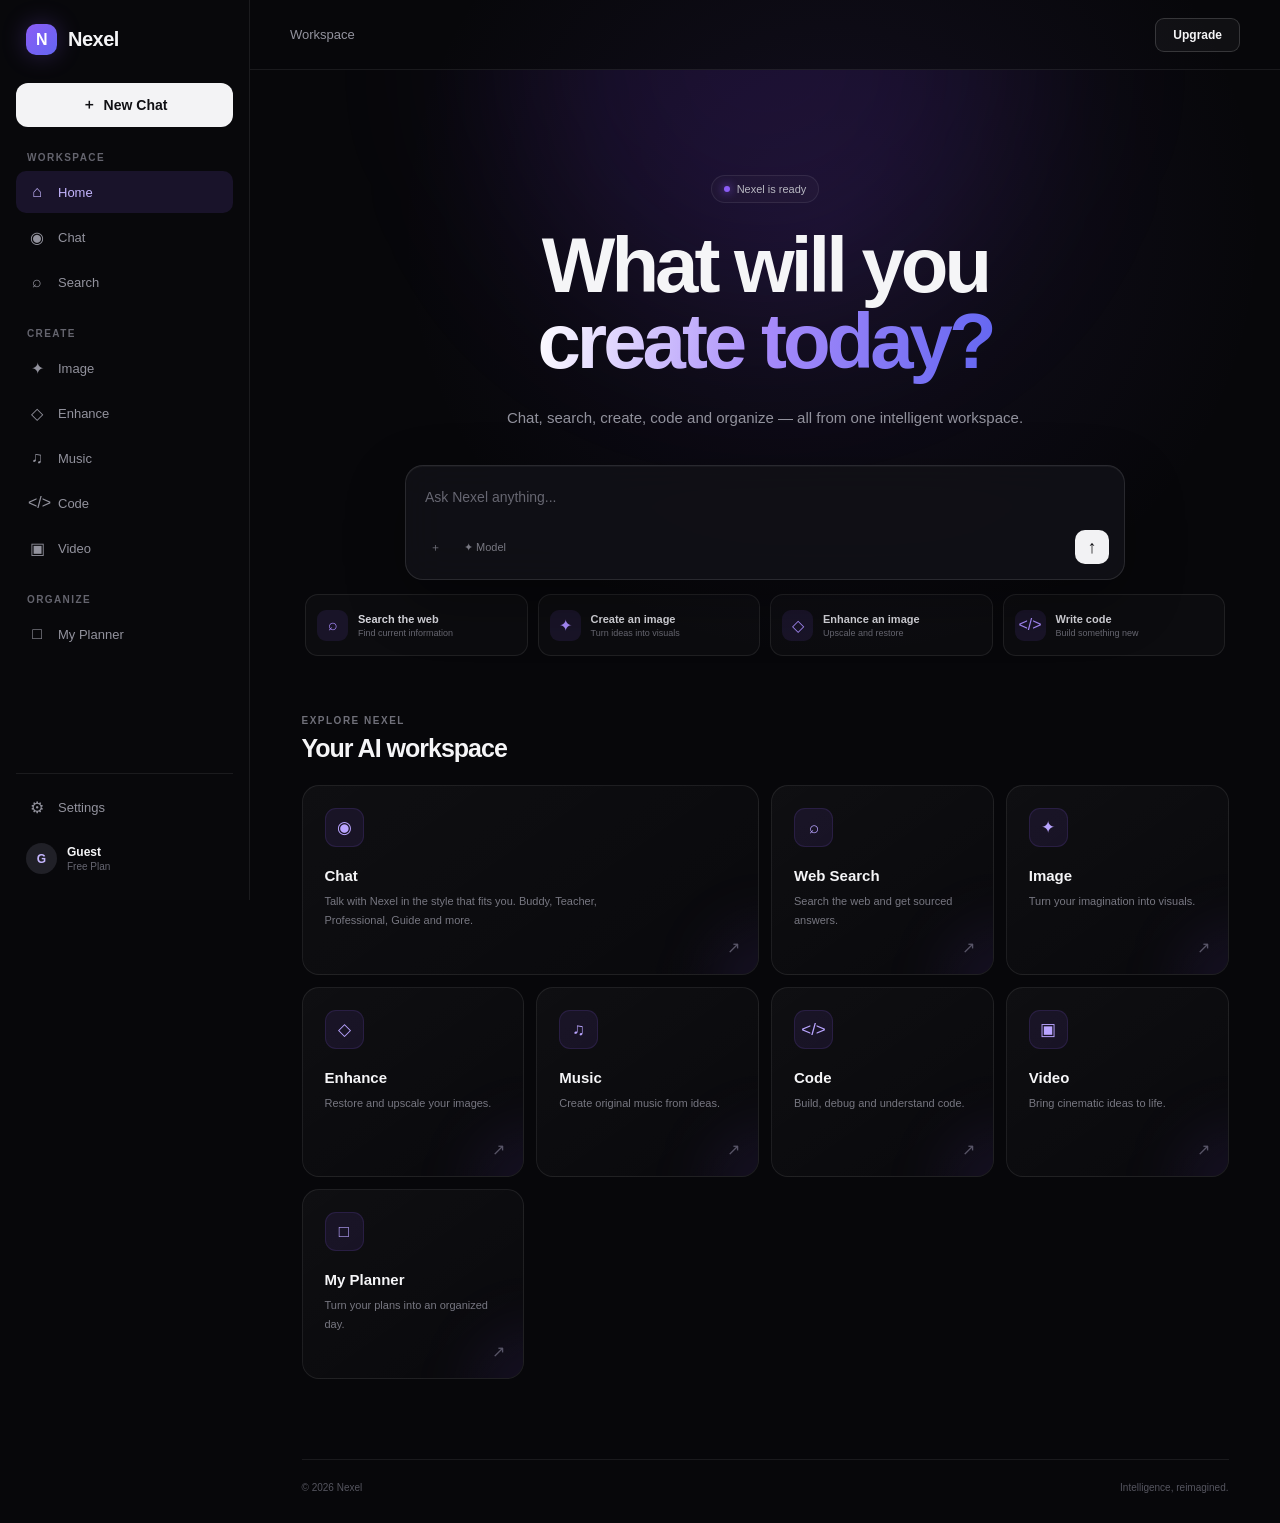
<file: Index.html>
<!DOCTYPE html>
<html lang="en">
<head>
    <meta charset="UTF-8">
    <meta name="viewport" content="width=device-width, initial-scale=1.0">

    <title>Nexel — AI, Reimagined</title>
    <meta name="description" content="Nexel — one intelligent workspace for chat, search, creation, coding and more.">

    <link rel="stylesheet" href="style.css">
</head>

<body>

    <div class="app">

        <!-- SIDEBAR -->
        <aside class="sidebar">

            <div class="brand">
                <div class="brand-mark">N</div>
                <span>Nexel</span>
            </div>

            <button class="new-chat" id="newChatBtn">
                <span>＋</span>
                New Chat
            </button>

            <nav class="navigation">

                <div class="nav-section">
                    <p class="nav-label">Workspace</p>

                    <button class="nav-item active">
                        <span>⌂</span>
                        Home
                    </button>

                    <button class="nav-item">
                        <span>◉</span>
                        Chat
                    </button>

                    <button class="nav-item">
                        <span>⌕</span>
                        Search
                    </button>
                </div>

                <div class="nav-section">
                    <p class="nav-label">Create</p>

                    <button class="nav-item">
                        <span>✦</span>
                        Image
                    </button>

                    <button class="nav-item">
                        <span>◇</span>
                        Enhance
                    </button>

                    <button class="nav-item">
                        <span>♫</span>
                        Music
                    </button>

                    <button class="nav-item">
                        <span>&lt;/&gt;</span>
                        Code
                    </button>

                    <button class="nav-item">
                        <span>▣</span>
                        Video
                    </button>
                </div>

                <div class="nav-section">
                    <p class="nav-label">Organize</p>

                    <button class="nav-item">
                        <span>□</span>
                        My Planner
                    </button>
                </div>

            </nav>

            <div class="sidebar-bottom">

                <button class="nav-item">
                    <span>⚙</span>
                    Settings
                </button>

                <div class="user-mini">
                    <div class="avatar">G</div>
                    <div>
                        <strong>Guest</strong>
                        <small>Free Plan</small>
                    </div>
                </div>

            </div>

        </aside>


        <!-- MAIN CONTENT -->
        <main class="main">

            <header class="topbar">

                <button class="mobile-menu" id="mobileMenu">
                    ☰
                </button>

                <div class="topbar-title">
                    <span>Workspace</span>
                </div>

                <button class="upgrade-btn">
                    Upgrade
                </button>

            </header>


            <!-- HERO -->
            <section class="hero">

                <div class="hero-glow"></div>

                <div class="hero-content">

                    <div class="eyebrow">
                        <span class="status-dot"></span>
                        Nexel is ready
                    </div>

                    <h1>
                        What will you<br>
                        <span>create today?</span>
                    </h1>

                    <p>
                        Chat, search, create, code and organize —
                        all from one intelligent workspace.
                    </p>

                    <!-- MAIN PROMPT -->
                    <div class="prompt-box">

                        <textarea
                            id="promptInput"
                            placeholder="Ask Nexel anything..."
                            rows="1"
                        ></textarea>

                        <div class="prompt-bottom">

                            <div class="prompt-tools">

                                <button title="Attach file">
                                    ＋
                                </button>

                                <button title="Choose model">
                                    ✦ Model
                                </button>

                            </div>

                            <button class="send-btn" id="sendBtn">
                                ↑
                            </button>

                        </div>

                    </div>

                    <!-- QUICK ACTIONS -->
                    <div class="quick-actions">

                        <button class="quick-card">
                            <span class="quick-icon">⌕</span>
                            <div>
                                <strong>Search the web</strong>
                                <small>Find current information</small>
                            </div>
                        </button>

                        <button class="quick-card">
                            <span class="quick-icon">✦</span>
                            <div>
                                <strong>Create an image</strong>
                                <small>Turn ideas into visuals</small>
                            </div>
                        </button>

                        <button class="quick-card">
                            <span class="quick-icon">◇</span>
                            <div>
                                <strong>Enhance an image</strong>
                                <small>Upscale and restore</small>
                            </div>
                        </button>

                        <button class="quick-card">
                            <span class="quick-icon">&lt;/&gt;</span>
                            <div>
                                <strong>Write code</strong>
                                <small>Build something new</small>
                            </div>
                        </button>

                    </div>

                </div>

            </section>


            <!-- FEATURE GRID -->
            <section class="features">

                <div class="section-heading">
                    <div>
                        <span class="section-eyebrow">EXPLORE NEXEL</span>
                        <h2>Your AI workspace</h2>
                    </div>
                </div>

                <div class="feature-grid">

                    <article class="feature-card large">
                        <div class="feature-icon">◉</div>
                        <div>
                            <h3>Chat</h3>
                            <p>
                                Talk with Nexel in the style that fits you.
                                Buddy, Teacher, Professional, Guide and more.
                            </p>
                        </div>
                        <span class="card-arrow">↗</span>
                    </article>

                    <article class="feature-card">
                        <div class="feature-icon">⌕</div>
                        <h3>Web Search</h3>
                        <p>Search the web and get sourced answers.</p>
                        <span class="card-arrow">↗</span>
                    </article>

                    <article class="feature-card">
                        <div class="feature-icon">✦</div>
                        <h3>Image</h3>
                        <p>Turn your imagination into visuals.</p>
                        <span class="card-arrow">↗</span>
                    </article>

                    <article class="feature-card">
                        <div class="feature-icon">◇</div>
                        <h3>Enhance</h3>
                        <p>Restore and upscale your images.</p>
                        <span class="card-arrow">↗</span>
                    </article>

                    <article class="feature-card">
                        <div class="feature-icon">♫</div>
                        <h3>Music</h3>
                        <p>Create original music from ideas.</p>
                        <span class="card-arrow">↗</span>
                    </article>

                    <article class="feature-card">
                        <div class="feature-icon">&lt;/&gt;</div>
                        <h3>Code</h3>
                        <p>Build, debug and understand code.</p>
                        <span class="card-arrow">↗</span>
                    </article>

                    <article class="feature-card">
                        <div class="feature-icon">▣</div>
                        <h3>Video</h3>
                        <p>Bring cinematic ideas to life.</p>
                        <span class="card-arrow">↗</span>
                    </article>

                    <article class="feature-card planner-card">
                        <div class="feature-icon">□</div>
                        <h3>My Planner</h3>
                        <p>Turn your plans into an organized day.</p>
                        <span class="card-arrow">↗</span>
                    </article>

                </div>

            </section>

            <footer>
                <span>© 2026 Nexel</span>
                <span>Intelligence, reimagined.</span>
            </footer>

        </main>

    </div>

    <script src="script.js"></script>

</body>
</html>
</file>
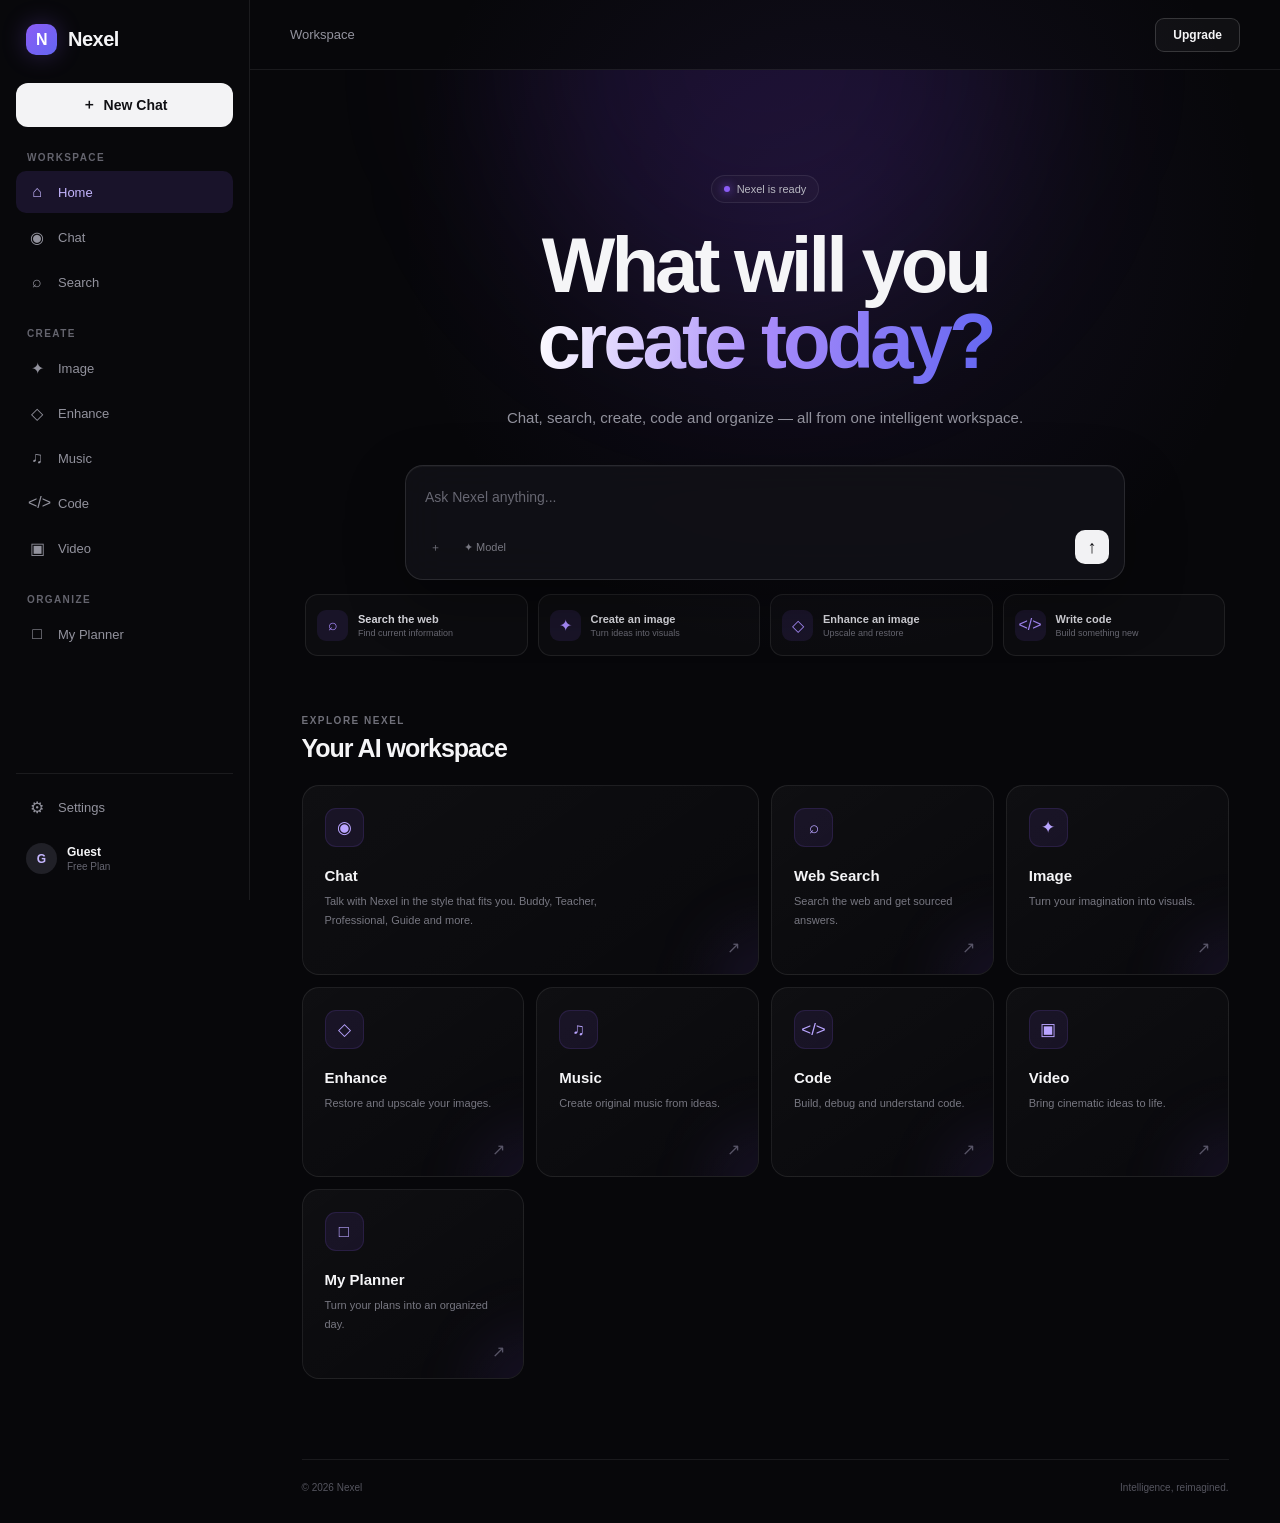
<file: index.html>
<!DOCTYPE html>
<html lang="en">
<head>
    <meta charset="UTF-8">
    <meta name="viewport" content="width=device-width, initial-scale=1.0">

    <title>Nexel — AI, Reimagined</title>
    <meta name="description" content="Nexel — one intelligent workspace for chat, search, creation, coding and more.">

    <link rel="stylesheet" href="style.css">
</head>

<body>

    <div class="app">

        <!-- SIDEBAR -->
        <aside class="sidebar">

            <div class="brand">
                <div class="brand-mark">N</div>
                <span>Nexel</span>
            </div>

            <button class="new-chat" id="newChatBtn">
                <span>＋</span>
                New Chat
            </button>

            <nav class="navigation">

                <div class="nav-section">
                    <p class="nav-label">Workspace</p>

                    <button class="nav-item active" onclick="window.location.href='index.html'">
                        <span>⌂</span>
                        Home
                    </button>

                    <button class="nav-item" onclick="window.location.href='chat.html'">
                        <span>◉</span>
                        Chat
                    </button>

                    <button class="nav-item">
                        <span>⌕</span>
                        Search
                    </button>
                </div>

                <div class="nav-section">
                    <p class="nav-label">Create</p>

                    <button class="nav-item">
                        <span>✦</span>
                        Image
                    </button>

                    <button class="nav-item">
                        <span>◇</span>
                        Enhance
                    </button>

                    <button class="nav-item">
                        <span>♫</span>
                        Music
                    </button>

                    <button class="nav-item">
                        <span>&lt;/&gt;</span>
                        Code
                    </button>

                    <button class="nav-item">
                        <span>▣</span>
                        Video
                    </button>
                </div>

                <div class="nav-section">
                    <p class="nav-label">Organize</p>

                    <button class="nav-item">
                        <span>□</span>
                        My Planner
                    </button>
                </div>

            </nav>

            <div class="sidebar-bottom">

                <button class="nav-item">
                    <span>⚙</span>
                    Settings
                </button>

                <div class="user-mini">
                    <div class="avatar">G</div>
                    <div>
                        <strong>Guest</strong>
                        <small>Free Plan</small>
                    </div>
                </div>

            </div>

        </aside>


        <!-- MAIN CONTENT -->
        <main class="main">

            <header class="topbar">

                <button class="mobile-menu" id="mobileMenu">
                    ☰
                </button>

                <div class="topbar-title">
                    <span>Workspace</span>
                </div>

                <button class="upgrade-btn">
                    Upgrade
                </button>

            </header>


            <!-- HERO -->
            <section class="hero">

                <div class="hero-glow"></div>

                <div class="hero-content">

                    <div class="eyebrow">
                        <span class="status-dot"></span>
                        Nexel is ready
                    </div>

                    <h1>
                        What will you<br>
                        <span>create today?</span>
                    </h1>

                    <p>
                        Chat, search, create, code and organize —
                        all from one intelligent workspace.
                    </p>

                    <!-- MAIN PROMPT -->
                    <div class="prompt-box">

                        <textarea
                            id="promptInput"
                            placeholder="Ask Nexel anything..."
                            rows="1"
                        ></textarea>

                        <div class="prompt-bottom">

                            <div class="prompt-tools">

                                <button title="Attach file">
                                    ＋
                                </button>

                                <button title="Choose model">
                                    ✦ Model
                                </button>

                            </div>

                            <button class="send-btn" id="sendBtn">
                                ↑
                            </button>

                        </div>

                    </div>

                    <!-- QUICK ACTIONS -->
                    <div class="quick-actions">

                        <button class="quick-card">
                            <span class="quick-icon">⌕</span>
                            <div>
                                <strong>Search the web</strong>
                                <small>Find current information</small>
                            </div>
                        </button>

                        <button class="quick-card">
                            <span class="quick-icon">✦</span>
                            <div>
                                <strong>Create an image</strong>
                                <small>Turn ideas into visuals</small>
                            </div>
                        </button>

                        <button class="quick-card">
                            <span class="quick-icon">◇</span>
                            <div>
                                <strong>Enhance an image</strong>
                                <small>Upscale and restore</small>
                            </div>
                        </button>

                        <button class="quick-card">
                            <span class="quick-icon">&lt;/&gt;</span>
                            <div>
                                <strong>Write code</strong>
                                <small>Build something new</small>
                            </div>
                        </button>

                    </div>

                </div>

            </section>


            <!-- FEATURE GRID -->
            <section class="features">

                <div class="section-heading">
                    <div>
                        <span class="section-eyebrow">EXPLORE NEXEL</span>
                        <h2>Your AI workspace</h2>
                    </div>
                </div>

                <div class="feature-grid">

                    <article class="feature-card large"
                        onclick="window.location.href='chat.html'">

                        <div class="feature-icon">◉</div>

                        <div>
                            <h3>Chat</h3>
                            <p>
                                Talk with Nexel in the style that fits you.
                                Buddy, Teacher, Professional, Guide and more.
                            </p>
                        </div>

                        <span class="card-arrow">↗</span>

                    </article>

                    <article class="feature-card">
                        <div class="feature-icon">⌕</div>
                        <h3>Web Search</h3>
                        <p>Search the web and get sourced answers.</p>
                        <span class="card-arrow">↗</span>
                    </article>

                    <article class="feature-card">
                        <div class="feature-icon">✦</div>
                        <h3>Image</h3>
                        <p>Turn your imagination into visuals.</p>
                        <span class="card-arrow">↗</span>
                    </article>

                    <article class="feature-card">
                        <div class="feature-icon">◇</div>
                        <h3>Enhance</h3>
                        <p>Restore and upscale your images.</p>
                        <span class="card-arrow">↗</span>
                    </article>

                    <article class="feature-card">
                        <div class="feature-icon">♫</div>
                        <h3>Music</h3>
                        <p>Create original music from ideas.</p>
                        <span class="card-arrow">↗</span>
                    </article>

                    <article class="feature-card">
                        <div class="feature-icon">&lt;/&gt;</div>
                        <h3>Code</h3>
                        <p>Build, debug and understand code.</p>
                        <span class="card-arrow">↗</span>
                    </article>

                    <article class="feature-card">
                        <div class="feature-icon">▣</div>
                        <h3>Video</h3>
                        <p>Bring cinematic ideas to life.</p>
                        <span class="card-arrow">↗</span>
                    </article>

                    <article class="feature-card planner-card">
                        <div class="feature-icon">□</div>
                        <h3>My Planner</h3>
                        <p>Turn your plans into an organized day.</p>
                        <span class="card-arrow">↗</span>
                    </article>

                </div>

            </section>

            <footer>
                <span>© 2026 Nexel</span>
                <span>Intelligence, reimagined.</span>
            </footer>

        </main>

    </div>

    <script src="script.js"></script>

</body>
    </html>
</file>
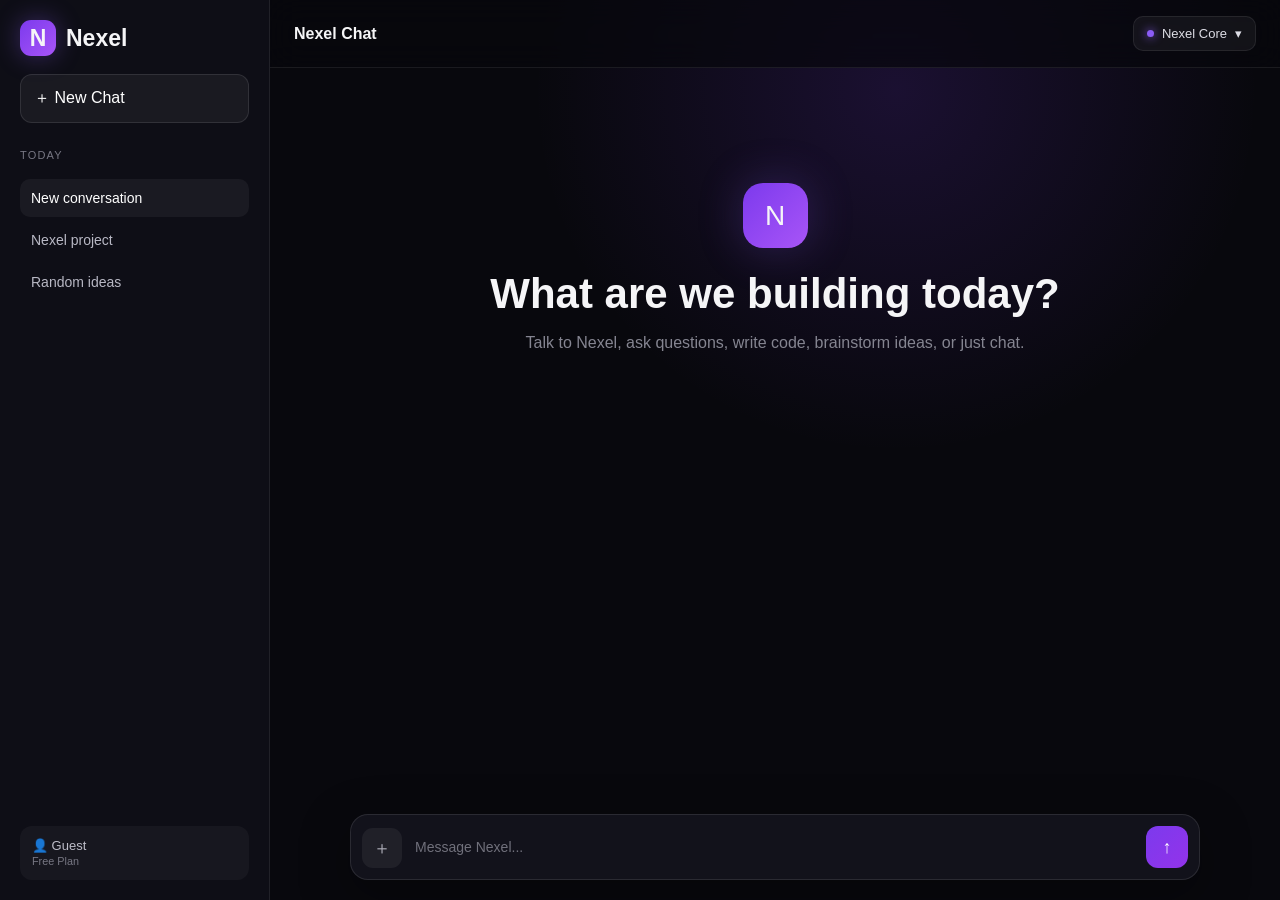
<file: chat.html>
<!DOCTYPE html>
<html lang="en">
<head>
    <meta charset="UTF-8">
    <meta name="viewport" content="width=device-width, initial-scale=1.0">

    <title>Nexel Chat — AI, Reimagined</title>

    <style>

        * {
            box-sizing: border-box;
            margin: 0;
            padding: 0;
        }

        body {
            min-height: 100vh;
            background:
                radial-gradient(
                    circle at 70% 10%,
                    rgba(124, 58, 237, 0.16),
                    transparent 30%
                ),
                #08080d;

            color: #f5f5f7;
            font-family: Arial, Helvetica, sans-serif;
            display: flex;
            overflow: hidden;
        }

        button,
        textarea {
            font: inherit;
        }

        button {
            cursor: pointer;
        }


        /* =========================
           SIDEBAR
        ========================= */

        .sidebar {
            width: 270px;
            height: 100vh;

            background: rgba(15, 15, 22, 0.96);

            border-right: 1px solid rgba(255,255,255,0.08);

            padding: 20px;

            display: flex;
            flex-direction: column;

            gap: 18px;

            flex-shrink: 0;
        }


        .brand {
            display: flex;
            align-items: center;

            gap: 10px;

            font-size: 23px;
            font-weight: 800;
        }


        .brand-mark {
            width: 36px;
            height: 36px;

            border-radius: 11px;

            display: grid;
            place-items: center;

            background:
                linear-gradient(
                    135deg,
                    #7c3aed,
                    #a855f7
                );

            box-shadow:
                0 0 25px rgba(139,92,246,0.35);
        }


        .new-chat {
            border: 1px solid rgba(255,255,255,0.1);

            background: rgba(255,255,255,0.05);

            color: white;

            padding: 13px;

            border-radius: 12px;

            text-align: left;

            transition: 0.2s;
        }


        .new-chat:hover {
            background: rgba(255,255,255,0.09);
        }


        .history-title {
            color: #777783;

            font-size: 11px;

            text-transform: uppercase;

            letter-spacing: 1.2px;

            margin-top: 8px;
        }


        .history {
            display: flex;

            flex-direction: column;

            gap: 4px;
        }


        .history-item {
            padding: 11px;

            border-radius: 10px;

            color: #b8b8c4;

            font-size: 14px;

            white-space: nowrap;

            overflow: hidden;

            text-overflow: ellipsis;

            transition: 0.2s;
        }


        .history-item:hover,
        .history-item.active {
            background: rgba(255,255,255,0.05);

            color: white;
        }


        .profile {
            margin-top: auto;

            padding: 12px;

            border-radius: 12px;

            background: rgba(255,255,255,0.04);

            color: #bdbdc8;

            font-size: 13px;
        }


        .profile small {
            color: #777783;
        }


        /* =========================
           MAIN
        ========================= */

        .main {
            flex: 1;

            min-width: 0;

            height: 100vh;

            display: flex;

            flex-direction: column;
        }


        .topbar {
            height: 68px;

            border-bottom:
                1px solid rgba(255,255,255,0.08);

            display: flex;

            align-items: center;

            justify-content: space-between;

            padding: 0 24px;

            background:
                rgba(8,8,13,0.72);

            backdrop-filter: blur(15px);

            flex-shrink: 0;
        }


        .topbar-left {
            display: flex;

            align-items: center;

            gap: 12px;
        }


        .mobile-menu {
            display: none;

            border: none;

            background: transparent;

            color: white;

            font-size: 21px;
        }


        .chat-title {
            font-size: 16px;

            font-weight: 700;
        }


        .model-button {
            display: flex;

            align-items: center;

            gap: 8px;

            padding: 9px 13px;

            border-radius: 10px;

            color: #dddde5;

            background:
                rgba(255,255,255,0.05);

            border:
                1px solid rgba(255,255,255,0.08);

            font-size: 13px;

            transition: 0.2s;
        }


        .model-button:hover {
            background:
                rgba(255,255,255,0.08);
        }


        .model-dot {
            width: 7px;
            height: 7px;

            border-radius: 50%;

            background: #8b5cf6;

            box-shadow:
                0 0 10px #8b5cf6;
        }


        /* =========================
           CHAT
        ========================= */

        .chat-area {
            flex: 1;

            overflow-y: auto;

            padding: 35px 20px 150px;
        }


        .messages {
            max-width: 850px;

            margin: auto;
        }


        .welcome {
            max-width: 700px;

            margin: 80px auto 0;

            text-align: center;
        }


        .welcome-icon {
            width: 65px;
            height: 65px;

            margin: auto;

            border-radius: 20px;

            display: grid;
            place-items: center;

            font-size: 28px;

            background:
                linear-gradient(
                    135deg,
                    #7c3aed,
                    #a855f7
                );

            box-shadow:
                0 0 45px rgba(139,92,246,0.25);
        }


        .welcome h1 {
            margin-top: 22px;

            font-size:
                clamp(28px, 5vw, 42px);
        }


        .welcome p {
            margin-top: 12px;

            color: #858591;

            line-height: 1.6;
        }


        /* =========================
           MESSAGE
        ========================= */

        .message {
            display: flex;

            gap: 13px;

            margin-bottom: 25px;

            animation:
                appear 0.25s ease;
        }


        .message.user {
            justify-content: flex-end;
        }


        .avatar {
            width: 34px;
            height: 34px;

            min-width: 34px;

            border-radius: 10px;

            display: grid;

            place-items: center;

            background:
                rgba(255,255,255,0.07);

            font-size: 14px;
        }


        .bubble {
            max-width: 75%;

            padding: 13px 16px;

            border-radius: 15px;

            line-height: 1.55;

            font-size: 14px;

            background:
                rgba(255,255,255,0.05);

            border:
                1px solid rgba(255,255,255,0.07);

            word-wrap: break-word;
        }


        .user .bubble {
            background: #6d3bd1;

            border-color: transparent;
        }


        /* =========================
           TYPING
        ========================= */

        .typing {
            display: flex;

            align-items: center;

            gap: 5px;

            padding: 15px 16px;
        }


        .typing span {
            width: 6px;
            height: 6px;

            border-radius: 50%;

            background: #aaa;

            animation:
                typing 1.2s infinite;
        }


        .typing span:nth-child(2) {
            animation-delay: 0.15s;
        }


        .typing span:nth-child(3) {
            animation-delay: 0.3s;
        }


        @keyframes typing {

            0%,
            60%,
            100% {
                opacity: 0.25;

                transform: translateY(0);
            }

            30% {
                opacity: 1;

                transform: translateY(-3px);
            }
        }


        @keyframes appear {

            from {
                opacity: 0;

                transform:
                    translateY(5px);
            }

            to {
                opacity: 1;

                transform:
                    translateY(0);
            }
        }


        /* =========================
           INPUT
        ========================= */

        .input-wrapper {
            position: fixed;

            bottom: 20px;

            left: 290px;

            right: 20px;

            display: flex;

            justify-content: center;

            pointer-events: none;
        }


        .input-box {
            width:
                min(850px, 100%);

            pointer-events: auto;

            display: flex;

            align-items: flex-end;

            gap: 10px;

            padding: 11px;

            background:
                rgba(20,20,29,0.94);

            border:
                1px solid rgba(255,255,255,0.1);

            border-radius: 18px;

            box-shadow:
                0 15px 50px rgba(0,0,0,0.35);

            backdrop-filter:
                blur(20px);
        }


        .attach {
            width: 40px;
            height: 40px;

            border: none;

            border-radius: 11px;

            background:
                rgba(255,255,255,0.06);

            color: #aaaab5;

            font-size: 18px;

            flex-shrink: 0;
        }


        textarea {
            flex: 1;

            resize: none;

            max-height: 120px;

            border: none;

            outline: none;

            background: transparent;

            color: white;

            font-size: 14px;

            line-height: 1.5;

            padding: 10px 3px;

            font-family: inherit;
        }


        textarea::placeholder {
            color: #70707b;
        }


        .send {
            width: 42px;
            height: 42px;

            border: none;

            border-radius: 12px;

            background:
                linear-gradient(
                    135deg,
                    #7c3aed,
                    #9333ea
                );

            color: white;

            font-size: 18px;

            flex-shrink: 0;

            transition: 0.2s;
        }


        .send:hover {
            transform:
                translateY(-1px);

            box-shadow:
                0 5px 20px
                rgba(139,92,246,0.3);
        }


        /* =========================
           MODE PANEL
        ========================= */

        .mode-panel {
            position: fixed;

            top: 58px;

            right: 24px;

            width: 250px;

            padding: 10px;

            background:
                rgba(20,20,28,0.98);

            border:
                1px solid rgba(255,255,255,0.1);

            border-radius: 14px;

            box-shadow:
                0 20px 60px rgba(0,0,0,0.45);

            display: none;

            z-index: 20;
        }


        .mode-panel.show {
            display: block;
        }


        .mode-title {
            color: #777783;

            font-size: 11px;

            text-transform: uppercase;

            letter-spacing: 1px;

            padding: 8px;
        }


        .mode-option {
            width: 100%;

            padding: 11px;

            border: none;

            border-radius: 9px;

            background: transparent;

            color: #ccc;

            text-align: left;

            transition: 0.2s;
        }


        .mode-option:hover,
        .mode-option.selected {
            background:
                rgba(124,58,237,0.18);

            color: white;
        }


        /* =========================
           MODEL PANEL
        ========================= */

        .model-panel {
            position: fixed;

            top: 58px;

            right: 24px;

            width: 230px;

            padding: 10px;

            background:
                rgba(20,20,28,0.98);

            border:
                1px solid rgba(255,255,255,0.1);

            border-radius: 14px;

            box-shadow:
                0 20px 60px rgba(0,0,0,0.45);

            display: none;

            z-index: 20;
        }


        .model-panel.show {
            display: block;
        }


        .model-option {
            width: 100%;

            padding: 11px;

            border: none;

            border-radius: 9px;

            background: transparent;

            color: #ccc;

            text-align: left;
        }


        .model-option:hover {
            background:
                rgba(255,255,255,0.06);

            color: white;
        }


        /* =========================
           MOBILE
        ========================= */

        @media (max-width: 750px) {

            .sidebar {
                display: none;
            }


            .mobile-menu {
                display: block;
            }


            .topbar {
                padding: 0 15px;
            }


            .input-wrapper {
                left: 10px;

                right: 10px;

                bottom: 10px;
            }


            .chat-area {
                padding:
                    25px 12px 140px;
            }


            .bubble {
                max-width: 85%;
            }


            .welcome {
                margin-top: 55px;
            }


            .mode-panel,
            .model-panel {
                right: 12px;
            }

        }

    </style>
</head>


<body>


    <!-- SIDEBAR -->

    <aside class="sidebar">

        <div class="brand">
            <div class="brand-mark">N</div>
            Nexel
        </div>


        <button class="new-chat" onclick="newChat()">
            ＋ New Chat
        </button>


        <div class="history-title">
            Today
        </div>


        <div class="history">

            <div class="history-item active">
                New conversation
            </div>

            <div class="history-item">
                Nexel project
            </div>

            <div class="history-item">
                Random ideas
            </div>

        </div>


        <div class="profile">
            👤 Guest<br>
            <small>Free Plan</small>
        </div>

    </aside>


    <!-- MAIN -->

    <main class="main">


        <header class="topbar">

            <div class="topbar-left">

                <button
                    class="mobile-menu"
                    onclick="window.location.href='index.html'"
                >
                    ☰
                </button>

                <div class="chat-title">
                    Nexel Chat
                </div>

            </div>


            <button
                class="model-button"
                onclick="toggleModelPanel()"
            >

                <span class="model-dot"></span>

                <span id="modelName">
                    Nexel Core
                </span>

                ▾

            </button>

        </header>


        <!-- MODEL SELECTOR -->

        <div class="model-panel" id="modelPanel">

            <div class="mode-title">
                Choose model
            </div>

            <button
                class="model-option"
                onclick="selectModel('Nexel Core')"
            >
                Nexel Core
            </button>

            <button
                class="model-option"
                onclick="selectModel('Nexel Fast')"
            >
                Nexel Fast
            </button>

            <button
                class="model-option"
                onclick="selectModel('Nexel Pro')"
            >
                Nexel Pro
            </button>

        </div>


        <!-- MODE SELECTOR -->

        <div class="mode-panel" id="modePanel">

            <div class="mode-title">
                Chat style
            </div>

            <button class="mode-option selected">
                🧠 Buddy
            </button>

            <button class="mode-option">
                📚 Teacher
            </button>

            <button class="mode-option">
                🤝 Friend
            </button>

            <button class="mode-option">
                🧭 Guider
            </button>

            <button class="mode-option">
                💼 Professional
            </button>

            <button class="mode-option">
                🎯 Serious
            </button>

        </div>


        <!-- CHAT AREA -->

        <section class="chat-area" id="chatArea">

            <div class="welcome" id="welcome">

                <div class="welcome-icon">
                    N
                </div>

                <h1>
                    What are we building today?
                </h1>

                <p>
                    Talk to Nexel, ask questions,
                    write code, brainstorm ideas,
                    or just chat.
                </p>

            </div>


            <div class="messages" id="messages"></div>

        </section>


        <!-- INPUT -->

        <div class="input-wrapper">

            <div class="input-box">

                <button
                    class="attach"
                    onclick="fakeAttachment()"
                    title="Attach file"
                >
                    ＋
                </button>


                <textarea
                    id="prompt"
                    rows="1"
                    placeholder="Message Nexel..."
                ></textarea>


                <button
                    class="send"
                    onclick="sendMessage()"
                >
                    ↑
                </button>

            </div>

        </div>


    </main>


    <script>

        const promptBox =
            document.getElementById("prompt");

        const messages =
            document.getElementById("messages");

        const welcome =
            document.getElementById("welcome");

        const modelPanel =
            document.getElementById("modelPanel");


        let selectedModel =
            "Nexel Core";


        let selectedMode =
            "Buddy";


        /* =========================
           INPUT
        ========================= */

        promptBox.addEventListener(
            "input",
            () => {

                promptBox.style.height =
                    "auto";

                promptBox.style.height =
                    Math.min(
                        promptBox.scrollHeight,
                        120
                    ) + "px";

            }
        );


        promptBox.addEventListener(
            "keydown",
            event => {

                if
</file>
<file: style.css>
* {
    margin: 0;
    padding: 0;
    box-sizing: border-box;
}

:root {
    --bg: #07070a;
    --panel: #0d0d12;
    --panel-light: #121219;
    --border: rgba(255, 255, 255, 0.08);
    --border-hover: rgba(255, 255, 255, 0.16);
    --text: #f5f5f7;
    --muted: #92929d;
    --muted-light: #b8b8c2;
    --accent: #8b5cf6;
    --accent-light: #a78bfa;
}

html {
    scroll-behavior: smooth;
}

body {
    min-height: 100vh;
    background:
        radial-gradient(
            circle at 65% 15%,
            rgba(100, 70, 180, 0.12),
            transparent 28%
        ),
        var(--bg);
    color: var(--text);
    font-family:
        Inter,
        -apple-system,
        BlinkMacSystemFont,
        "Segoe UI",
        sans-serif;
    overflow-x: hidden;
}

button,
textarea {
    font: inherit;
}

button {
    border: none;
    cursor: pointer;
    color: inherit;
}


/* =========================
   APP LAYOUT
========================= */

.app {
    display: flex;
    min-height: 100vh;
}


/* =========================
   SIDEBAR
========================= */

.sidebar {
    position: fixed;
    left: 0;
    top: 0;
    width: 250px;
    height: 100vh;
    padding: 24px 16px;
    display: flex;
    flex-direction: column;
    background: rgba(9, 9, 13, 0.92);
    border-right: 1px solid var(--border);
    backdrop-filter: blur(20px);
    z-index: 100;
}

.brand {
    display: flex;
    align-items: center;
    gap: 11px;
    padding: 0 10px;
    margin-bottom: 28px;
    font-size: 20px;
    font-weight: 700;
    letter-spacing: -0.5px;
}

.brand-mark {
    width: 31px;
    height: 31px;
    display: grid;
    place-items: center;
    border-radius: 10px;
    background: linear-gradient(135deg, #8b5cf6, #6366f1);
    color: white;
    font-size: 16px;
    font-weight: 800;
    box-shadow: 0 0 24px rgba(139, 92, 246, 0.28);
}

.new-chat {
    width: 100%;
    height: 44px;
    display: flex;
    align-items: center;
    justify-content: center;
    gap: 8px;
    margin-bottom: 25px;
    border-radius: 12px;
    background: #f3f3f5;
    color: #101014;
    font-size: 14px;
    font-weight: 600;
    transition: 0.2s ease;
}

.new-chat:hover {
    transform: translateY(-1px);
    background: white;
}

.navigation {
    flex: 1;
    overflow-y: auto;
}

.nav-section {
    margin-bottom: 25px;
}

.nav-label {
    padding: 0 11px;
    margin-bottom: 8px;
    color: #64646e;
    font-size: 10px;
    font-weight: 700;
    letter-spacing: 1.4px;
    text-transform: uppercase;
}

.nav-item {
    width: 100%;
    height: 42px;
    display: flex;
    align-items: center;
    gap: 12px;
    padding: 0 12px;
    margin-bottom: 3px;
    border-radius: 10px;
    background: transparent;
    color: var(--muted);
    text-align: left;
    font-size: 13px;
    transition: 0.2s ease;
}

.nav-item span {
    width: 18px;
    text-align: center;
    font-size: 16px;
}

.nav-item:hover {
    background: rgba(255, 255, 255, 0.05);
    color: var(--text);
}

.nav-item.active {
    background: rgba(139, 92, 246, 0.13);
    color: #c4b5fd;
}

.sidebar-bottom {
    padding-top: 12px;
    border-top: 1px solid var(--border);
}

.user-mini {
    display: flex;
    align-items: center;
    gap: 10px;
    padding: 12px 10px 2px;
}

.avatar {
    width: 31px;
    height: 31px;
    display: grid;
    place-items: center;
    border-radius: 50%;
    background: #202027;
    color: #c4b5fd;
    font-size: 12px;
    font-weight: 700;
}

.user-mini strong,
.user-mini small {
    display: block;
}

.user-mini strong {
    font-size: 12px;
}

.user-mini small {
    margin-top: 2px;
    color: #666671;
    font-size: 10px;
}


/* =========================
   MAIN
========================= */

.main {
    width: calc(100% - 250px);
    margin-left: 250px;
    min-height: 100vh;
}

.topbar {
    height: 70px;
    display: flex;
    align-items: center;
    justify-content: space-between;
    padding: 0 40px;
    border-bottom: 1px solid var(--border);
}

.topbar-title {
    color: var(--muted);
    font-size: 13px;
}

.upgrade-btn {
    padding: 9px 17px;
    border: 1px solid var(--border-hover);
    border-radius: 9px;
    background: rgba(255, 255, 255, 0.04);
    color: var(--text);
    font-size: 12px;
    font-weight: 600;
    transition: 0.2s ease;
}

.upgrade-btn:hover {
    background: rgba(255, 255, 255, 0.08);
}

.mobile-menu {
    display: none;
    background: transparent;
    font-size: 20px;
}


/* =========================
   HERO
========================= */

.hero {
    position: relative;
    min-height: 620px;
    display: flex;
    justify-content: center;
    overflow: hidden;
}

.hero-glow {
    position: absolute;
    width: 500px;
    height: 500px;
    top: -260px;
    left: 50%;
    transform: translateX(-50%);
    border-radius: 50%;
    background: rgba(124, 58, 237, 0.13);
    filter: blur(90px);
    pointer-events: none;
}

.hero-content {
    position: relative;
    width: min(920px, 90%);
    padding-top: 105px;
    text-align: center;
}

.eyebrow {
    display: inline-flex;
    align-items: center;
    gap: 7px;
    padding: 7px 12px;
    margin-bottom: 24px;
    border: 1px solid var(--border);
    border-radius: 999px;
    background: rgba(255, 255, 255, 0.025);
    color: var(--muted-light);
    font-size: 11px;
}

.status-dot {
    width: 6px;
    height: 6px;
    border-radius: 50%;
    background: #8b5cf6;
    box-shadow: 0 0 10px #8b5cf6;
}

.hero h1 {
    font-size: clamp(45px, 7vw, 78px);
    line-height: 0.98;
    letter-spacing: -4px;
    font-weight: 750;
}

.hero h1 span {
    background: linear-gradient(
        100deg,
        #ffffff,
        #a78bfa,
        #6366f1
    );
    -webkit-background-clip: text;
    background-clip: text;
    color: transparent;
}

.hero-content > p {
    max-width: 560px;
    margin: 25px auto 35px;
    color: var(--muted);
    font-size: 15px;
    line-height: 1.7;
}


/* =========================
   PROMPT
========================= */

.prompt-box {
    width: min(720px, 100%);
    margin: auto;
    padding: 15px;
    border: 1px solid rgba(255, 255, 255, 0.11);
    border-radius: 18px;
    background: rgba(17, 17, 23, 0.9);
    box-shadow:
        0 20px 60px rgba(0, 0, 0, 0.3),
        inset 0 1px rgba(255, 255, 255, 0.04);
    text-align: left;
    backdrop-filter: blur(20px);
    transition: 0.25s ease;
}

.prompt-box:focus-within {
    border-color: rgba(139, 92, 246, 0.4);
    box-shadow:
        0 20px 70px rgba(0, 0, 0, 0.35),
        0 0 35px rgba(139, 92, 246, 0.08);
}

.prompt-box textarea {
    width: 100%;
    min-height: 45px;
    max-height: 150px;
    padding: 5px 4px 14px;
    resize: none;
    border: none;
    outline: none;
    background: transparent;
    color: var(--text);
    font-size: 14px;
    line-height: 1.6;
}

.prompt-box textarea::placeholder {
    color: #666671;
}

.prompt-bottom {
    display: flex;
    align-items: center;
    justify-content: space-between;
}

.prompt-tools {
    display: flex;
    align-items: center;
    gap: 5px;
}

.prompt-tools button {
    padding: 7px 9px;
    border-radius: 8px;
    background: transparent;
    color: #777781;
    font-size: 11px;
}

.prompt-tools button:hover {
    background: rgba(255, 255, 255, 0.05);
    color: var(--text);
}

.send-btn {
    width: 34px;
    height: 34px;
    display: grid;
    place-items: center;
    border-radius: 10px;
    background: #f2f2f4;
    color: #101014;
    font-size: 18px;
    transition: 0.2s ease;
}

.send-btn:hover {
    transform: translateY(-1px);
    box-shadow: 0 5px 20px rgba(255, 255, 255, 0.1);
}


/* =========================
   QUICK ACTIONS
========================= */

.quick-actions {
    display: grid;
    grid-template-columns: repeat(4, 1fr);
    gap: 10px;
    margin-top: 14px;
}

.quick-card {
    display: flex;
    align-items: center;
    gap: 10px;
    min-height: 62px;
    padding: 11px;
    border: 1px solid var(--border);
    border-radius: 13px;
    background: rgba(255, 255, 255, 0.025);
    text-align: left;
    transition: 0.25s ease;
}

.quick-card:hover {
    transform: translateY(-2px);
    border-color: var(--border-hover);
    background: rgba(255, 255, 255, 0.045);
}

.quick-icon {
    width: 31px;
    height: 31px;
    flex-shrink: 0;
    display: grid;
    place-items: center;
    border-radius: 9px;
    background: rgba(139, 92, 246, 0.11);
    color: #a78bfa;
}

.quick-card strong,
.quick-card small {
    display: block;
}

.quick-card strong {
    color: #d7d7dd;
    font-size: 11px;
}

.quick-card small {
    margin-top: 3px;
    color: #686872;
    font-size: 9px;
}


/* =========================
   FEATURES
========================= */

.features {
    width: min(1100px, 90%);
    margin: 0 auto;
    padding: 20px 0 80px;
}

.section-heading {
    margin-bottom: 22px;
}

.section-eyebrow {
    color: #6f6f79;
    font-size: 10px;
    font-weight: 700;
    letter-spacing: 1.5px;
}

.section-heading h2 {
    margin-top: 6px;
    font-size: 25px;
    letter-spacing: -1px;
}

.feature-grid {
    display: grid;
    grid-template-columns: repeat(4, 1fr);
    gap: 12px;
}

.feature-card {
    position: relative;
    min-height: 190px;
    padding: 22px;
    border: 1px solid var(--border);
    border-radius: 17px;
    background: linear-gradient(
        145deg,
        rgba(255, 255, 255, 0.035),
        rgba(255, 255, 255, 0.012)
    );
    transition: 0.3s ease;
    overflow: hidden;
}

.feature-card::after {
    content: "";
    position: absolute;
    width: 120px;
    height: 120px;
    right: -70px;
    bottom: -70px;
    border-radius: 50%;
    background: rgba(139, 92, 246, 0.09);
    filter: blur(30px);
    transition: 0.3s ease;
}

.feature-card:hover {
    transform: translateY(-3px);
    border-color: var(--border-hover);
    background: rgba(255, 255, 255, 0.045);
}

.feature-card:hover::after {
    transform: scale(1.5);
}

.feature-card.large {
    grid-column: span 2;
}

.feature-icon {
    width: 39px;
    height: 39px;
    display: grid;
    place-items: center;
    margin-bottom: 20px;
    border: 1px solid rgba(139, 92, 246, 0.14);
    border-radius: 11px;
    background: rgba(139, 92, 246, 0.09);
    color: #b9a4ff;
    font-size: 17px;
}

.feature-card h3 {
    margin-bottom: 8px;
    font-size: 15px;
}

.feature-card p {
    max-width: 300px;
    color: #777781;
    font-size: 11px;
    line-height: 1.7;
}

.card-arrow {
    position: absolute;
    right: 18px;
    bottom: 17px;
    color: #555560;
    font-size: 16px;
}


/* =========================
   FOOTER
========================= */

footer {
    width: min(1100px, 90%);
    margin: auto;
    padding: 22px 0 30px;
    display: flex;
    justify-content: space-between;
    border-top: 1px solid var(--border);
    color: #55555f;
    font-size: 10px;
}


/* =========================
   MOBILE
========================= */

@media (max-width: 900px) {

    .sidebar {
        transform: translateX(-100%);
        transition: transform 0.3s ease;
    }

    .sidebar.open {
        transform: translateX(0);
    }

    .main {
        width: 100%;
        margin-left: 0;
    }

    .topbar {
        padding: 0 20px;
    }

    .mobile-menu {
        display: block;
    }

    .topbar {
        gap: 15px;
    }

    .topbar-title {
        flex: 1;
    }

    .hero-content {
        padding-top: 75px;
    }

    .hero h1 {
        letter-spacing: -2.5px;
    }

    .quick-actions {
        grid-template-columns: repeat(2, 1fr);
    }

    .feature-grid {
        grid-template-columns: repeat(2, 1fr);
    }

    .feature-card.large {
        grid-column: span 2;
    }
}


@media (max-width: 560px) {

    .topbar {
        height: 60px;
    }

    .hero {
        min-height: auto;
    }

    .hero-content {
        padding-top: 55px;
    }

    .hero h1 {
        font-size: 45px;
    }

    .hero-content > p {
        font-size: 13px;
    }

    .quick-actions {
        grid-template-columns: 1fr;
    }

    .feature-grid {
        grid-template-columns: 1fr;
    }

    .feature-card.large {
        grid-column: span 1;
    }

    .features {
        width: 92%;
    }

    footer {
        width: 92%;
        flex-direction: column;
        gap: 7px;
    }
  }
</file>
